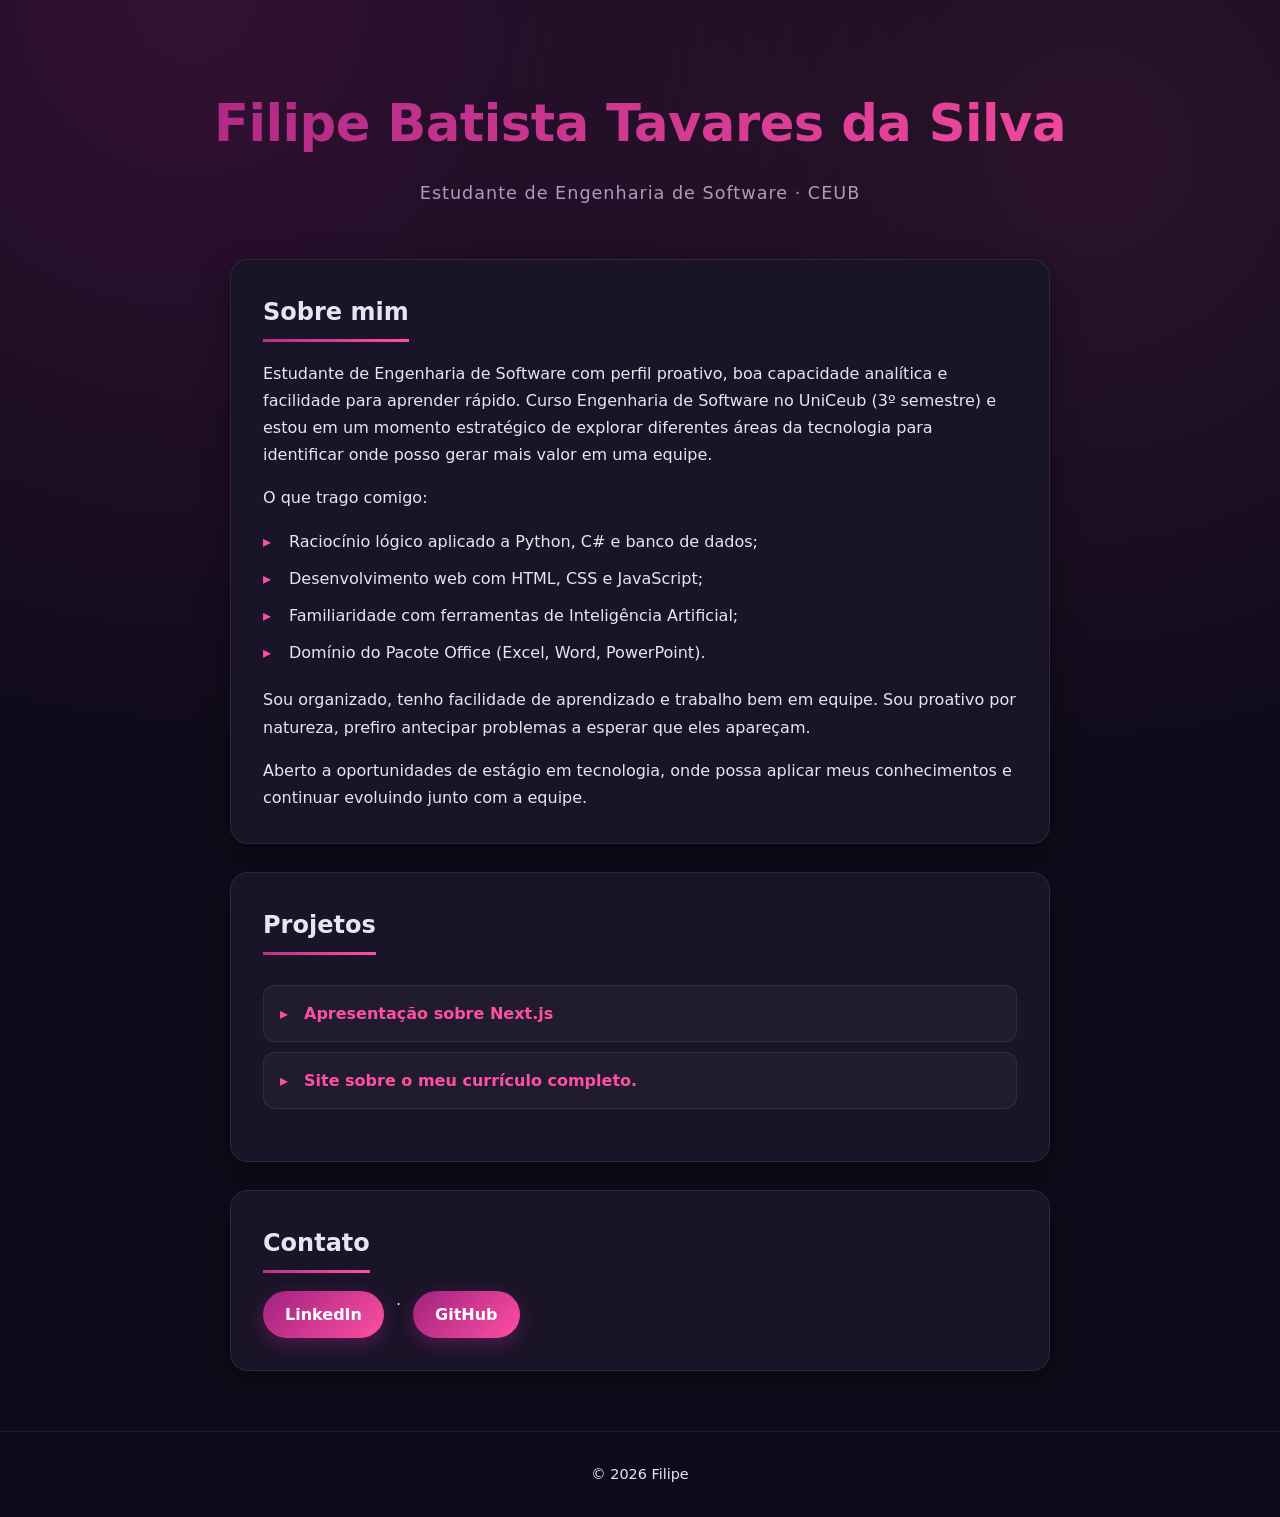
<file: index.html>
<!DOCTYPE html>
<html lang="pt-BR">
<head>
  <meta charset="UTF-8">
  <meta name="viewport" content="width=device-width, initial-scale=1.0">
  <title>Portfólio | Filipe Batista Tavares da Silva</title>
  <link rel="stylesheet" href="style.css">
</head>
<body>
  <header>
    <h1>Filipe Batista Tavares da Silva</h1>
    <p>Estudante de Engenharia de Software · CEUB</p>
  </header>

  <main>
    <section>
      <h2>Sobre mim</h2>
      <p>Estudante de Engenharia de Software com perfil proativo, boa capacidade analítica e facilidade para aprender rápido. Curso Engenharia de Software no UniCeub (3º semestre) e estou em um momento estratégico de explorar diferentes áreas da tecnologia para identificar onde posso gerar mais valor em uma equipe.</p>
      
      <p>O que trago comigo:</p>
      <ul>
        <li>Raciocínio lógico aplicado a Python, C# e banco de dados; </li>
        <li>Desenvolvimento web com HTML, CSS e JavaScript;</li>
        <li>Familiaridade com ferramentas de Inteligência Artificial;</li>
        <li>Domínio do Pacote Office (Excel, Word, PowerPoint).</li>
      </ul>

      <p>Sou organizado, tenho facilidade de aprendizado e trabalho bem em equipe. Sou proativo por natureza, prefiro antecipar problemas a esperar que eles apareçam.</p>

      <p>Aberto a oportunidades de estágio em tecnologia, onde possa aplicar meus conhecimentos e continuar evoluindo junto com a equipe.</p>
    </section>

    <section>
      <h2>Projetos</h2>
      <ul>
        <li><a href="projetos-academicos/apresentacao-nextjs/Nextjs_apresentacao.pdf" target="_blank">Apresentação sobre Next.js</a></li>
        <li><a href="projetos-pessoais/meu-curriculo/index.html" target="_blank">Site sobre o meu currículo completo.</a></li>
      </ul>
    </section>

    <section>
      <h2>Contato</h2>
      <p><a href="https://www.linkedin.com/in/filipe-b-65a680268/" target="_blank">LinkedIn</a> · <a href="https://github.com/Filipe-BT" target="_blank">GitHub</a></p>
    </section>
  </main>

  <footer><p>© 2026 Filipe</p></footer>
</body>
</html>
</file>
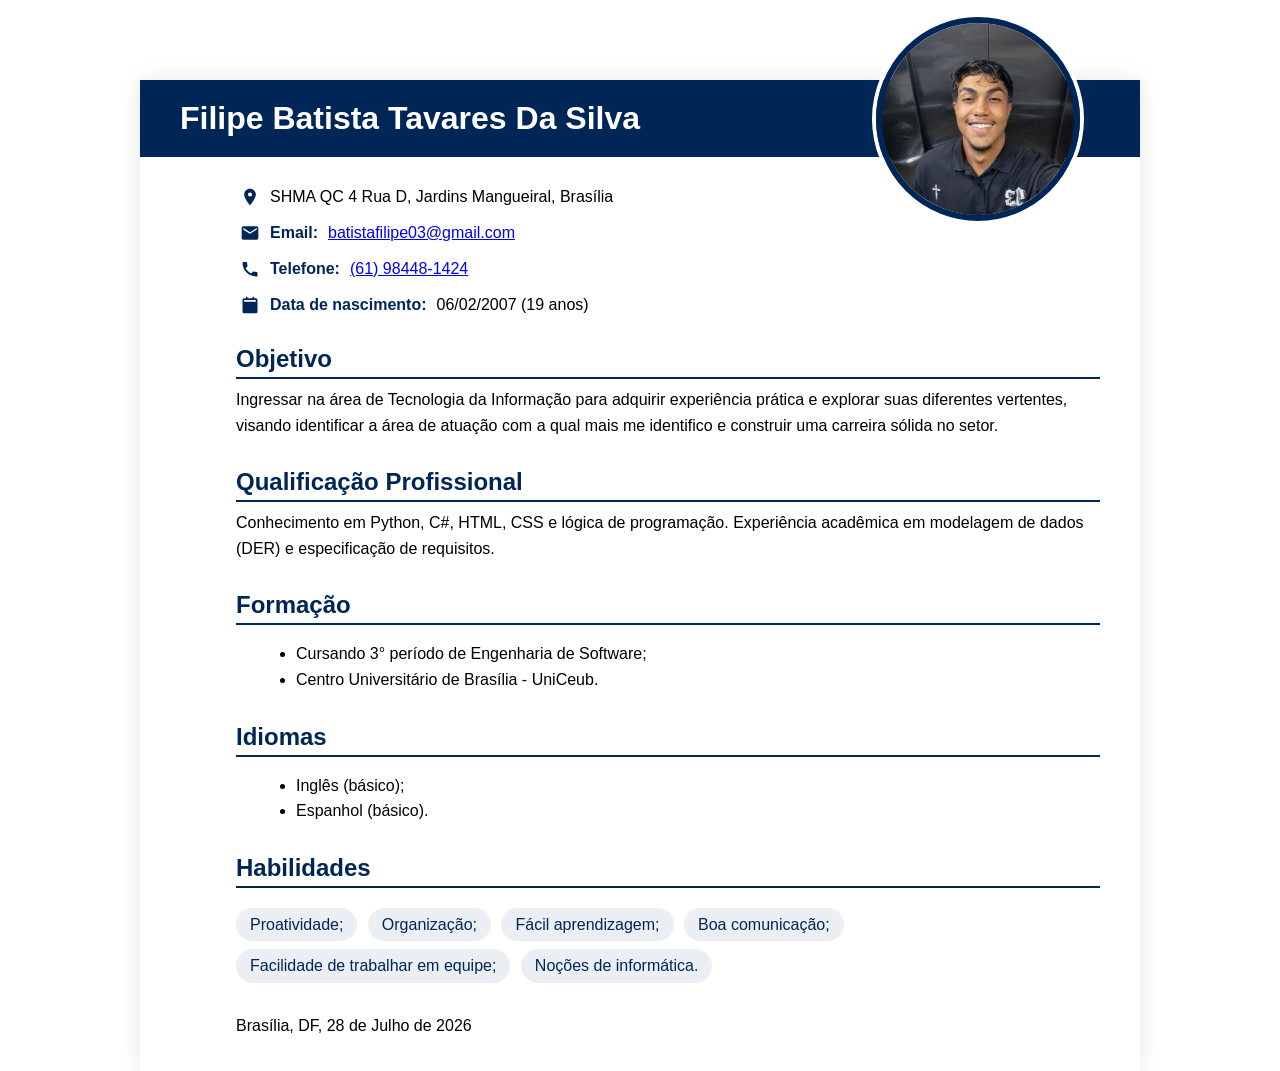
<file: projetos-pessoais/meu-curriculo/index.html>
<!DOCTYPE html>
<html lang="pt-BR">
<head>
    <meta charset="UTF-8">
    <meta name="viewport" content="width=device-width, initial-scale=1.0">
    <title>Filipe Batista Tavares da Silva - Currículo</title>
    <link rel="stylesheet" href="style.css">
</head>
<body>

    <header class="header">
        <h1>Filipe Batista Tavares Da Silva</h1>
        <img src="foto.jpeg" alt="Foto de Filipe Batista Tavares da Silva" class="foto-perfil">
    </header>

    <address class="inf_contato">
    <p>
        <svg class="icone" viewBox="0 0 24 24" fill="rgb(0,38,88)">
            <path d="M12 2C8.13 2 5 5.13 5 9c0 5.25 7 13 7 13s7-7.75 7-13c0-3.87-3.13-7-7-7zm0 9.5A2.5 2.5 0 1 1 12 6.5a2.5 2.5 0 0 1 0 5z"/>
        </svg>
        SHMA QC 4 Rua D, Jardins Mangueiral, Brasília
    </p>
    <p>
        <svg class="icone" viewBox="0 0 24 24" fill="rgb(0,38,88)">
            <path d="M20 4H4c-1.1 0-2 .9-2 2v12c0 1.1.9 2 2 2h16c1.1 0 2-.9 2-2V6c0-1.1-.9-2-2-2zm0 4l-8 5-8-5V6l8 5 8-5v2z"/>
        </svg>
        <strong>Email:</strong> <a href="mailto:batistafilipe03@gmail.com">batistafilipe03@gmail.com</a>
    </p>
    <p>
        <svg class="icone" viewBox="0 0 24 24" fill="rgb(0,38,88)">
            <path d="M6.62 10.79a15.05 15.05 0 0 0 6.59 6.59l2.2-2.2a1 1 0 0 1 1.01-.24c1.12.37 2.33.57 3.58.57a1 1 0 0 1 1 1V20a1 1 0 0 1-1 1C10.4 21 3 13.6 3 4.5a1 1 0 0 1 1-1H7.5a1 1 0 0 1 1 1c0 1.25.2 2.46.57 3.58a1 1 0 0 1-.25 1.01l-2.2 2.2z"/>
        </svg>
        <strong>Telefone:</strong> <a href="tel:+5561984481424">(61) 98448-1424</a>
    </p>
    <p>
        <svg class="icone" viewBox="0 0 24 24" fill="rgb(0,38,88)">
            <path d="M7 2v2H5a2 2 0 0 0-2 2v14a2 2 0 0 0 2 2h14a2 2 0 0 0 2-2V6a2 2 0 0 0-2-2h-2V2h-2v2H9V2H7zm12 8H5v10h14V10zM5 6h14v2H5V6z"/>
        </svg>
        <strong>Data de nascimento:</strong> 06/02/2007 (19 anos)
    </p>
</address>

    <main>
        <section>
            <h2>Objetivo</h2>
            <p>Ingressar na área de Tecnologia da Informação para adquirir experiência prática e explorar suas diferentes vertentes, visando identificar a área de atuação com a qual mais me identifico e construir uma carreira sólida no setor.</p>
        </section>

        <section>
            <h2>Qualificação Profissional</h2>
            <p>Conhecimento em Python, C#, HTML, CSS e lógica de programação. Experiência acadêmica em modelagem de dados (DER) e especificação de requisitos.</p>
        </section>

        <section>
            <h2>Formação</h2>
            <ul>
                <li>Cursando 3° período de Engenharia de Software;</li>
                <li>Centro Universitário de Brasília - UniCeub.</li>
            </ul>
        </section>

        <section>
            <h2>Idiomas</h2>
            <ul>
                <li>Inglês (básico);</li>
                <li>Espanhol (básico).</li>
            </ul>
        </section>

        <section id="habilidades">
            <h2>Habilidades</h2>
            <ul>
                <li>Proatividade;</li>
                <li>Organização;</li>
                <li>Fácil aprendizagem;</li>
                <li>Boa comunicação;</li>
                <li>Facilidade de trabalhar em equipe;</li>
                <li>Noções de informática.</li>
            </ul>
        </section>
    </main>

    <footer>
        <p class="rodape">Brasília, DF, 28 de Julho de 2026</p>
    </footer>

</body>
</html>
</file>
<file: style.css>
/* ===== Variáveis ===== */
:root {
  --bg: #0f0b1a;
  --card: #1a1428;
  --card-hover: #231b36;
  --text: #e8e4f3;
  --muted: #a69fba;
  --primary: #a0227f;
  --accent: #ff4fa3;
  --border: rgba(255, 255, 255, 0.08);
  --gradient: linear-gradient(135deg, #a0227f 0%, #ff4fa3 100%);
}

/* ===== Base ===== */
* {
  box-sizing: border-box;
  margin: 0;
  padding: 0;
}

html {
  scroll-behavior: smooth;
}

body {
  font-family: "Segoe UI", system-ui, -apple-system, Roboto, Arial, sans-serif;
  background: var(--bg);
  color: var(--text);
  line-height: 1.7;
  min-height: 100vh;
  background-image:
    radial-gradient(circle at 15% 0%, rgba(160, 34, 127, 0.25), transparent 40%),
    radial-gradient(circle at 85% 10%, rgba(255, 79, 163, 0.12), transparent 35%);
  background-repeat: no-repeat;
}

/* ===== Cabeçalho ===== */
header {
  text-align: center;
  padding: 80px 20px 50px;
}

header h1 {
  font-size: clamp(2rem, 5vw, 3.2rem);
  font-weight: 800;
  letter-spacing: -0.5px;
  background: var(--gradient);
  -webkit-background-clip: text;
  background-clip: text;
  -webkit-text-fill-color: transparent;
  color: transparent;
}

header p {
  margin-top: 12px;
  font-size: 1.1rem;
  color: var(--muted);
  letter-spacing: 1px;
}

/* ===== Conteúdo ===== */
main {
  max-width: 860px;
  margin: 0 auto;
  padding: 0 20px 60px;
  display: flex;
  flex-direction: column;
  gap: 28px;
}

section {
  background: var(--card);
  border: 1px solid var(--border);
  border-radius: 18px;
  padding: 32px;
  box-shadow: 0 10px 30px rgba(0, 0, 0, 0.35);
  transition: transform 0.25s ease, border-color 0.25s ease;
}

section:hover {
  transform: translateY(-3px);
  border-color: rgba(255, 79, 163, 0.35);
}

h2 {
  font-size: 1.5rem;
  margin-bottom: 18px;
  display: inline-block;
  padding-bottom: 6px;
  border-bottom: 3px solid transparent;
  border-image: var(--gradient) 1;
}

p {
  margin-bottom: 16px;
  color: var(--text);
}

p:last-child {
  margin-bottom: 0;
}

/* ===== Listas ===== */
section ul {
  list-style: none;
  margin: 12px 0 20px;
}

section ul li {
  position: relative;
  padding-left: 26px;
  margin-bottom: 10px;
  color: var(--text);
}

section ul li::before {
  content: "▸";
  position: absolute;
  left: 0;
  color: var(--accent);
  font-weight: bold;
}

/* ===== Links ===== */
a {
  color: var(--accent);
  text-decoration: none;
  font-weight: 600;
  transition: color 0.2s ease;
}

a:hover {
  color: #fff;
}

/* ===== Cards de projetos (seção Projetos) ===== */
section:nth-of-type(2) ul li {
  padding: 14px 18px 14px 40px;
  background: rgba(255, 255, 255, 0.03);
  border: 1px solid var(--border);
  border-radius: 12px;
  transition: background 0.2s ease, transform 0.2s ease;
}

section:nth-of-type(2) ul li:hover {
  background: var(--card-hover);
  transform: translateX(6px);
}

section:nth-of-type(2) ul li::before {
  left: 16px;
  top: 14px;
}

/* ===== Contato ===== */
section:nth-of-type(3) p {
  display: flex;
  flex-wrap: wrap;
  gap: 12px;
}

section:nth-of-type(3) a {
  display: inline-block;
  padding: 10px 22px;
  border-radius: 999px;
  background: var(--gradient);
  color: #fff;
  box-shadow: 0 6px 18px rgba(160, 34, 127, 0.4);
  transition: transform 0.2s ease, box-shadow 0.2s ease;
}

section:nth-of-type(3) a:hover {
  transform: translateY(-2px);
  box-shadow: 0 10px 24px rgba(255, 79, 163, 0.45);
}

/* ===== Rodapé ===== */
footer {
  text-align: center;
  padding: 30px 20px;
  color: var(--muted);
  font-size: 0.9rem;
  border-top: 1px solid var(--border);
}

/* ===== Responsivo ===== */
@media (max-width: 600px) {
  header {
    padding: 50px 16px 30px;
  }

  section {
    padding: 22px;
  }
}
</file>
<file: projetos-pessoais/meu-curriculo/style.css>
body {
    font-family: Arial, Helvetica, sans-serif;
    margin: 0;
    max-width: 1000px;
    margin-left: auto;
    margin-right: auto;
    padding-bottom: 20px;
    box-shadow: 0 0 20px rgba(0, 0, 0, 0.1);
}

.header {
    position: relative;
    background-color: rgb(0, 38, 88);
    padding: clamp(15px, 3vw, 20px) 0;
    margin: clamp(40px, 8vw, 80px) 0 clamp(20px, 4vw, 30px) 0;
    overflow: visible;
}

h1 {
    color: white;
    margin: 0 0 0 clamp(20px, 5vw, 40px);
    font-size: clamp(1.3rem, 3vw, 2rem);
}

.foto-perfil {
    position: absolute;
    top: 50%;
    right: clamp(20px, 6vw, 60px);
    transform: translateY(-50%);
    width: clamp(120px, 15vw, 200px);
    height: clamp(120px, 15vw, 200px);
    border-radius: 50%;
    object-fit: cover;
    border: clamp(4px, 0.6vw, 6px) solid rgb(0, 38, 88);
    box-shadow: 0 0 0 4px white;
}

address {
    width: 80%;
    margin: 10px auto 10px auto;
    font-style: normal;
}

address strong {
    color: rgb(0, 38, 88);
}

section {
    margin-left: 96px;
    margin-right: 40px;
    margin-top: 30px;
}

h2 {
    color: rgb(0, 38, 88);
    font-weight: 900;
    margin-left: 0;
    margin-bottom: 4px;
    border-bottom: 2px solid rgb(0, 38, 88);
    padding-bottom: 4px;
}

section p {
    margin: 8px 0;
    line-height: 1.6;
}

li {
    margin-left: 20px;
    line-height: 1.6;
}

#habilidades ul {
    padding-left: 0;
}

#habilidades li {
    list-style: none;
    display: inline-block;
    background-color: rgba(0, 38, 88, 0.08);
    color: rgb(0, 38, 88);
    padding: 4px 14px;
    margin: 4px 6px 4px 0;
    border-radius: 20px;
}

footer {
    margin-left: 96px;
    margin-right: 40px;
    margin-top: 30px;
}
.inf_contato p {
    display: flex;
    align-items: center;
    gap: 10px;
}

.icone {
    width: 20px;
    height: 20px;
    flex-shrink: 0;
}

@media (max-width: 600px) {
    .header {
        display: flex;
        flex-direction: column;
        align-items: center;
        text-align: center;
        padding: 20px;
    }

    h1 {
        margin: 0 0 15px 0;
        font-size: 1.3rem;
    }

    .foto-perfil {
        position: static;
        transform: none;
        width: 120px;
        height: 120px;
    }

    address {
        width: 90%;
    }

    section,
    footer {
        margin-left: 20px;
        margin-right: 20px;
    }

    .inf_contato p {
        flex-wrap: wrap;
    }

    #habilidades li {
        display: block;
        width: fit-content;
    }
}
</file>
